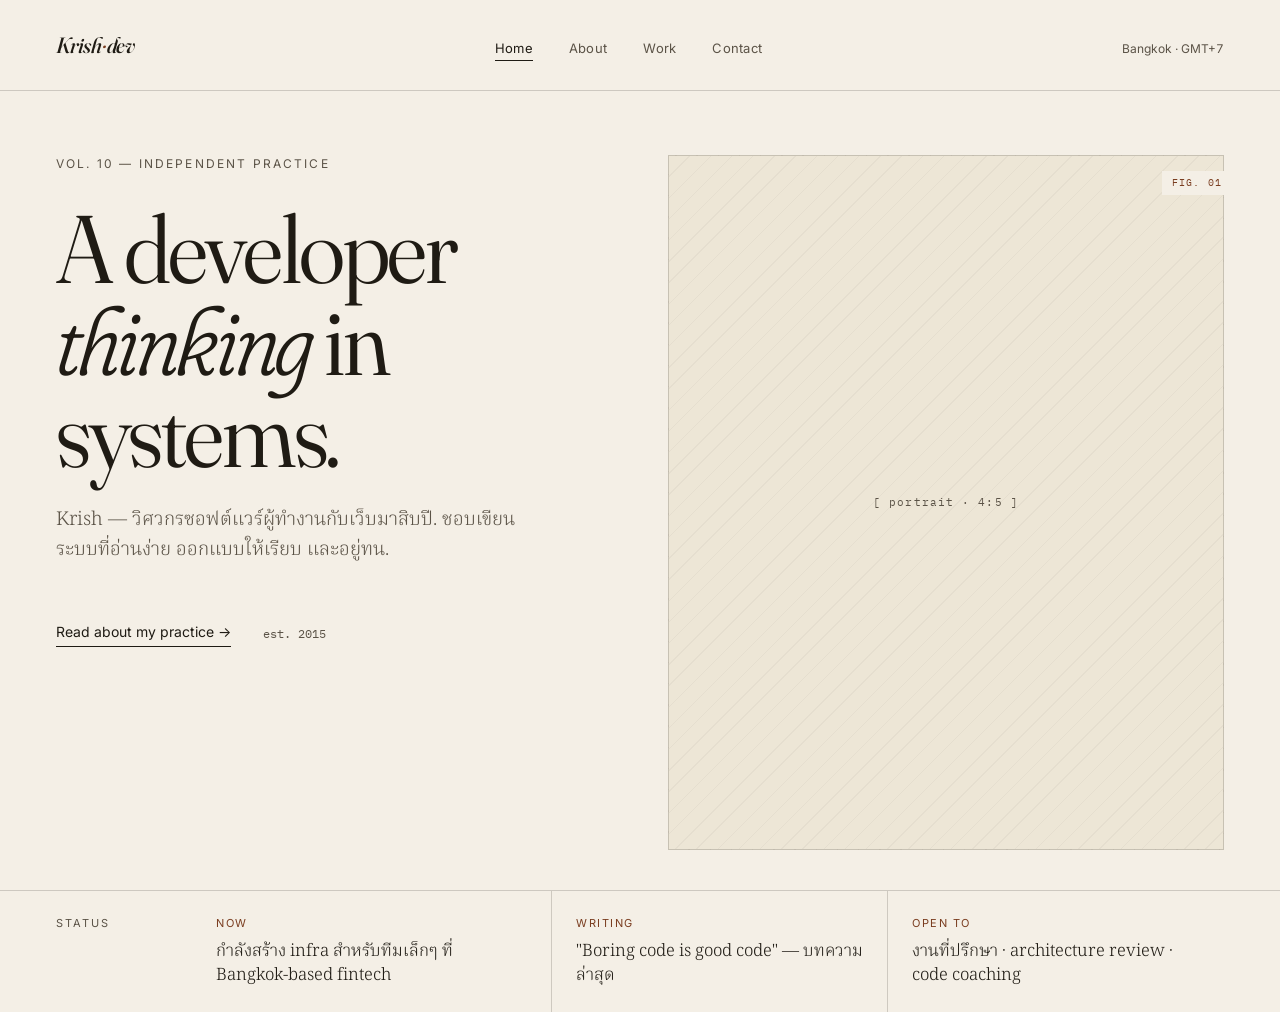
<file: index.html>
<!doctype html>
<html lang="en">
<head>
  <meta charset="utf-8" />
  <meta name="viewport" content="width=device-width,initial-scale=1" />
  <title>Krish · dev — A developer thinking in systems</title>
  <meta name="description" content="Krish — senior software engineer based in Bangkok. Independent practice, technical advisor, and writer." />
  <link rel="preconnect" href="https://fonts.googleapis.com" />
  <link rel="preconnect" href="https://fonts.gstatic.com" crossorigin />
  <link href="https://fonts.googleapis.com/css2?family=Fraunces:opsz,wght,SOFT@9..144,300..700,30..100&family=Inter:wght@300;400;500;600&family=IBM+Plex+Mono:wght@300;400;500&family=Noto+Serif+Thai:wght@300;400;500;600&display=swap" rel="stylesheet" />
  <link rel="stylesheet" href="styles.css" />
</head>
<body>
  <nav class="nav">
    <a class="brand" href="index.html">Krish<span class="brand-dot">·</span>dev</a>
    <div class="nav-links">
      <a class="nav-link active" href="index.html">Home</a>
      <a class="nav-link" href="about.html">About</a>
      <a class="nav-link" href="work.html">Work</a>
      <a class="nav-link" href="contact.html">Contact</a>
    </div>
    <div class="nav-loc">Bangkok · GMT+7</div>
  </nav>

  <main>
    <section class="home-hero">
      <div>
        <div class="home-eyebrow">Vol. 10 — Independent practice</div>
        <h1 class="home-h1">
          A developer<br />
          <em>thinking</em> in<br />
          systems.
        </h1>
        <p class="home-sub" lang="th">
          Krish — วิศวกรซอฟต์แวร์ผู้ทำงานกับเว็บมาสิบปี.
          ชอบเขียนระบบที่อ่านง่าย ออกแบบให้เรียบ และอยู่ทน.
        </p>
        <div class="home-actions">
          <a class="home-link" href="about.html">Read about my practice →</a>
          <span class="home-est">est. 2015</span>
        </div>
      </div>

      <div class="home-portrait-wrap">
        <div class="portrait portrait--4-5">[ portrait · 4:5 ]</div>
        <div class="fig-tag">FIG. 01</div>
      </div>
    </section>

    <section class="status-strip">
      <div class="status-label">Status</div>
      <div class="status-cell status-cell--first status-cell--divider">
        <div class="status-cell-label">Now</div>
        <div class="status-cell-value" lang="th">กำลังสร้าง infra สำหรับทีมเล็กๆ ที่ Bangkok-based fintech</div>
      </div>
      <div class="status-cell status-cell--divider">
        <div class="status-cell-label">Writing</div>
        <div class="status-cell-value" lang="th">"Boring code is good code" — บทความล่าสุด</div>
      </div>
      <div class="status-cell">
        <div class="status-cell-label">Open to</div>
        <div class="status-cell-value" lang="th">งานที่ปรึกษา · architecture review · code coaching</div>
      </div>
    </section>
  </main>
</body>
</html>
</file>
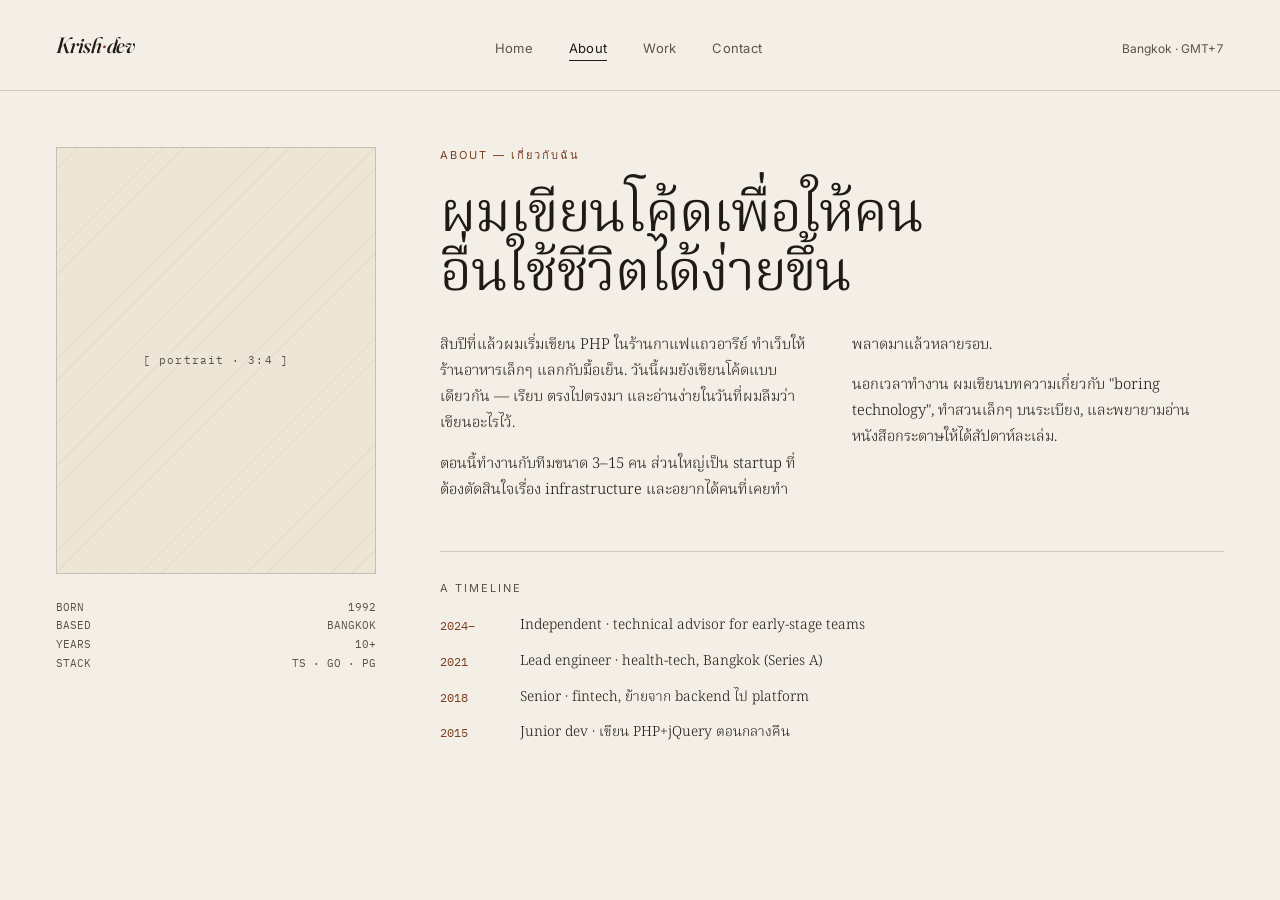
<file: about.html>
<!doctype html>
<html lang="th">
<head>
  <meta charset="utf-8" />
  <meta name="viewport" content="width=device-width,initial-scale=1" />
  <title>About — Krish · dev</title>
  <meta name="description" content="เกี่ยวกับ Krish — วิศวกรซอฟต์แวร์อิสระ, Bangkok." />
  <link rel="preconnect" href="https://fonts.googleapis.com" />
  <link rel="preconnect" href="https://fonts.gstatic.com" crossorigin />
  <link href="https://fonts.googleapis.com/css2?family=Fraunces:opsz,wght,SOFT@9..144,300..700,30..100&family=Inter:wght@300;400;500;600&family=IBM+Plex+Mono:wght@300;400;500&family=Noto+Serif+Thai:wght@300;400;500;600&display=swap" rel="stylesheet" />
  <link rel="stylesheet" href="styles.css" />
</head>
<body>
  <nav class="nav">
    <a class="brand" href="index.html" lang="en">Krish<span class="brand-dot">·</span>dev</a>
    <div class="nav-links">
      <a class="nav-link" href="index.html">Home</a>
      <a class="nav-link active" href="about.html">About</a>
      <a class="nav-link" href="work.html">Work</a>
      <a class="nav-link" href="contact.html">Contact</a>
    </div>
    <div class="nav-loc" lang="en">Bangkok · GMT+7</div>
  </nav>

  <main>
    <div class="about-body">
      <aside>
        <div class="portrait portrait--3-4">[ portrait · 3:4 ]</div>
        <div class="about-facts">
          <div class="about-fact"><span>BORN</span><span>1992</span></div>
          <div class="about-fact"><span>BASED</span><span>BANGKOK</span></div>
          <div class="about-fact"><span>YEARS</span><span>10+</span></div>
          <div class="about-fact"><span>STACK</span><span>TS · GO · PG</span></div>
        </div>
      </aside>

      <article>
        <div class="about-eyebrow" lang="en">About — เกี่ยวกับฉัน</div>
        <h1 class="about-h1">
          ผมเขียนโค้ดเพื่อให้คน<br />อื่นใช้ชีวิตได้ง่ายขึ้น
        </h1>

        <div class="about-bio">
          <p>
            สิบปีที่แล้วผมเริ่มเขียน PHP ในร้านกาแฟแถวอารีย์
            ทำเว็บให้ร้านอาหารเล็กๆ แลกกับมื้อเย็น.
            วันนี้ผมยังเขียนโค้ดแบบเดียวกัน — เรียบ ตรงไปตรงมา
            และอ่านง่ายในวันที่ผมลืมว่าเขียนอะไรไว้.
          </p>
          <p>
            ตอนนี้ทำงานกับทีมขนาด 3–15 คน ส่วนใหญ่เป็น
            startup ที่ต้องตัดสินใจเรื่อง infrastructure
            และอยากได้คนที่เคยทำพลาดมาแล้วหลายรอบ.
          </p>
          <p>
            นอกเวลาทำงาน ผมเขียนบทความเกี่ยวกับ
            "boring technology", ทำสวนเล็กๆ บนระเบียง,
            และพยายามอ่านหนังสือกระดาษให้ได้สัปดาห์ละเล่ม.
          </p>
        </div>

        <section class="about-timeline">
          <div class="timeline-eyebrow" lang="en">A timeline</div>
          <div class="timeline-grid">
            <div class="timeline-year">2024–</div>
            <div class="timeline-desc">Independent · technical advisor for early-stage teams</div>

            <div class="timeline-year">2021</div>
            <div class="timeline-desc">Lead engineer · health-tech, Bangkok (Series A)</div>

            <div class="timeline-year">2018</div>
            <div class="timeline-desc">Senior · fintech, ย้ายจาก backend ไป platform</div>

            <div class="timeline-year">2015</div>
            <div class="timeline-desc">Junior dev · เขียน PHP+jQuery ตอนกลางคืน</div>
          </div>
        </section>
      </article>
    </div>
  </main>
</body>
</html>
</file>
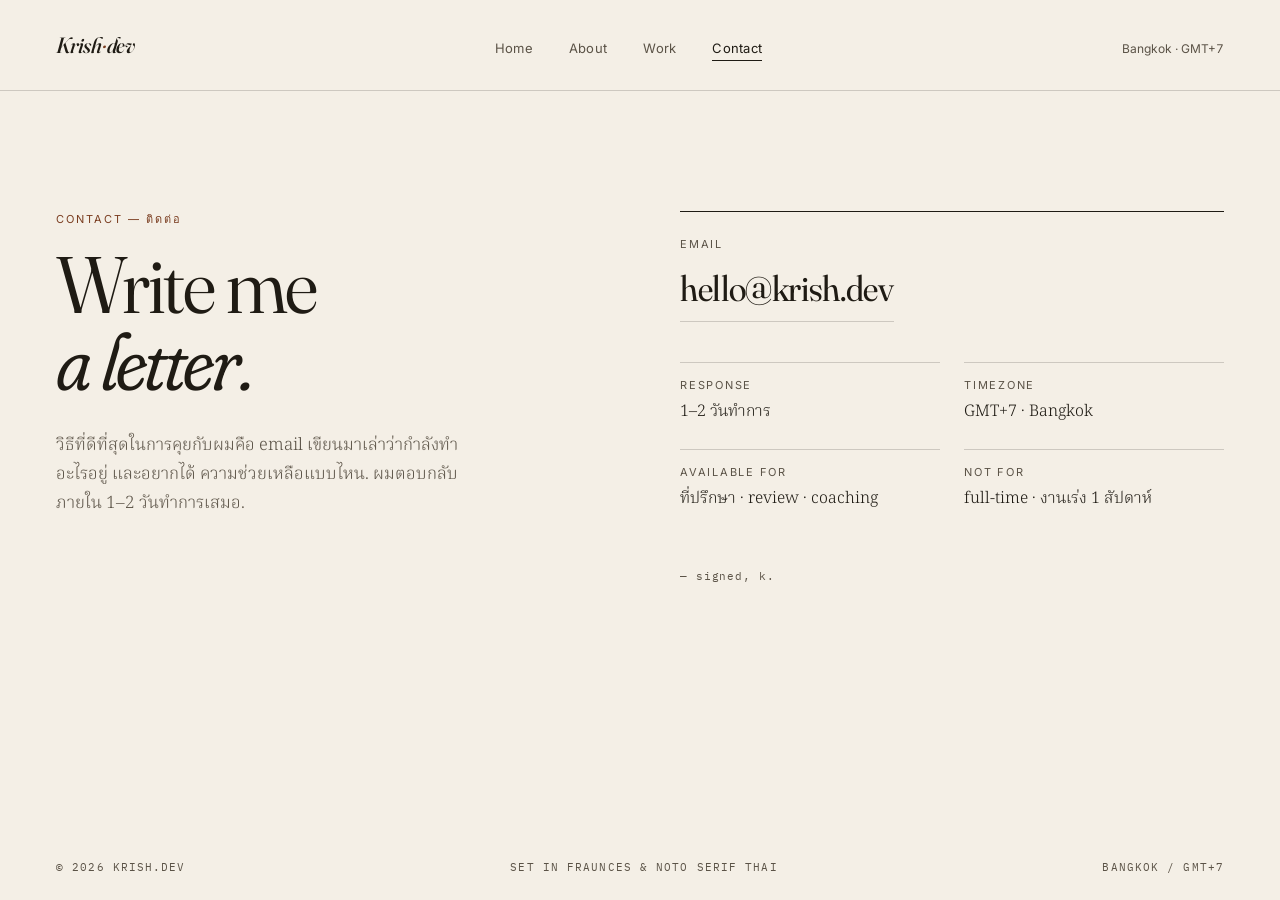
<file: contact.html>
<!doctype html>
<html lang="en">
<head>
  <meta charset="utf-8" />
  <meta name="viewport" content="width=device-width,initial-scale=1" />
  <title>Contact — Krish · dev</title>
  <meta name="description" content="Write me a letter — email is the best channel." />
  <link rel="preconnect" href="https://fonts.googleapis.com" />
  <link rel="preconnect" href="https://fonts.gstatic.com" crossorigin />
  <link href="https://fonts.googleapis.com/css2?family=Fraunces:opsz,wght,SOFT@9..144,300..700,30..100&family=Inter:wght@300;400;500;600&family=IBM+Plex+Mono:wght@300;400;500&family=Noto+Serif+Thai:wght@300;400;500;600&display=swap" rel="stylesheet" />
  <link rel="stylesheet" href="styles.css" />
</head>
<body>
  <nav class="nav">
    <a class="brand" href="index.html">Krish<span class="brand-dot">·</span>dev</a>
    <div class="nav-links">
      <a class="nav-link" href="index.html">Home</a>
      <a class="nav-link" href="about.html">About</a>
      <a class="nav-link" href="work.html">Work</a>
      <a class="nav-link active" href="contact.html">Contact</a>
    </div>
    <div class="nav-loc">Bangkok · GMT+7</div>
  </nav>

  <main>
    <div class="contact-body">
      <div>
        <div class="contact-eyebrow" lang="en">Contact — ติดต่อ</div>
        <h1 class="contact-h1">
          Write me<br /><em>a letter.</em>
        </h1>
        <p class="contact-text" lang="th">
          วิธีที่ดีที่สุดในการคุยกับผมคือ email
          เขียนมาเล่าว่ากำลังทำอะไรอยู่ และอยากได้
          ความช่วยเหลือแบบไหน. ผมตอบกลับภายใน
          1–2 วันทำการเสมอ.
        </p>
      </div>

      <div>
        <div class="contact-email-card">
          <div class="contact-email-eyebrow">Email</div>
          <a class="contact-email" href="mailto:hello@krish.dev">hello@krish.dev</a>
        </div>

        <div class="contact-specs">
          <div class="contact-spec">
            <div class="contact-spec-label">Response</div>
            <div class="contact-spec-value" lang="th">1–2 วันทำการ</div>
          </div>
          <div class="contact-spec">
            <div class="contact-spec-label">Timezone</div>
            <div class="contact-spec-value">GMT+7 · Bangkok</div>
          </div>
          <div class="contact-spec">
            <div class="contact-spec-label">Available for</div>
            <div class="contact-spec-value" lang="th">ที่ปรึกษา · review · coaching</div>
          </div>
          <div class="contact-spec">
            <div class="contact-spec-label">Not for</div>
            <div class="contact-spec-value" lang="th">full-time · งานเร่ง 1 สัปดาห์</div>
          </div>
        </div>

        <div class="contact-signoff">— signed, k.</div>
      </div>
    </div>
  </main>

  <footer class="site-footer">
    <span>© 2026 KRISH.DEV</span>
    <span>SET IN FRAUNCES &amp; NOTO SERIF THAI</span>
    <span>BANGKOK / GMT+7</span>
  </footer>
</body>
</html>
</file>
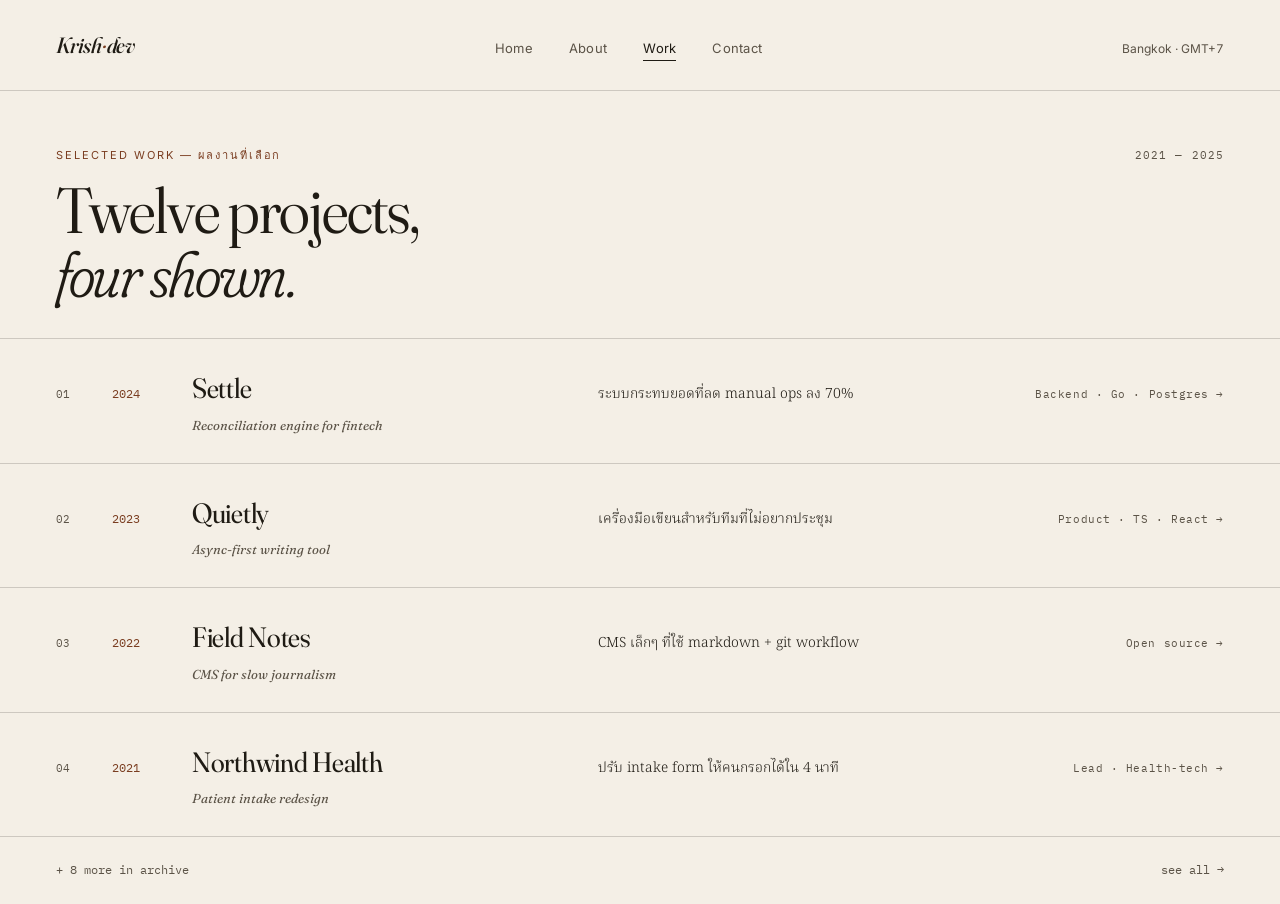
<file: work.html>
<!doctype html>
<html lang="en">
<head>
  <meta charset="utf-8" />
  <meta name="viewport" content="width=device-width,initial-scale=1" />
  <title>Work — Krish · dev</title>
  <meta name="description" content="Selected work — twelve projects, four shown." />
  <link rel="preconnect" href="https://fonts.googleapis.com" />
  <link rel="preconnect" href="https://fonts.gstatic.com" crossorigin />
  <link href="https://fonts.googleapis.com/css2?family=Fraunces:opsz,wght,SOFT@9..144,300..700,30..100&family=Inter:wght@300;400;500;600&family=IBM+Plex+Mono:wght@300;400;500&family=Noto+Serif+Thai:wght@300;400;500;600&display=swap" rel="stylesheet" />
  <link rel="stylesheet" href="styles.css" />
</head>
<body>
  <nav class="nav">
    <a class="brand" href="index.html">Krish<span class="brand-dot">·</span>dev</a>
    <div class="nav-links">
      <a class="nav-link" href="index.html">Home</a>
      <a class="nav-link" href="about.html">About</a>
      <a class="nav-link active" href="work.html">Work</a>
      <a class="nav-link" href="contact.html">Contact</a>
    </div>
    <div class="nav-loc">Bangkok · GMT+7</div>
  </nav>

  <main>
    <header class="work-header">
      <div class="work-header-row">
        <div>
          <div class="work-eyebrow" lang="en">Selected work — ผลงานที่เลือก</div>
          <h1 class="work-h1">
            Twelve projects,<br /><em>four shown.</em>
          </h1>
        </div>
        <div class="work-range">2021 — 2025</div>
      </div>
    </header>

    <section class="work-list">
      <a class="work-row" href="#">
        <div class="work-no">01</div>
        <div class="work-year">2024</div>
        <div>
          <div class="work-title">Settle</div>
          <div class="work-sub">Reconciliation engine for fintech</div>
        </div>
        <div class="work-desc" lang="th">ระบบกระทบยอดที่ลด manual ops ลง 70%</div>
        <div class="work-tag">Backend · Go · Postgres →</div>
      </a>

      <a class="work-row" href="#">
        <div class="work-no">02</div>
        <div class="work-year">2023</div>
        <div>
          <div class="work-title">Quietly</div>
          <div class="work-sub">Async-first writing tool</div>
        </div>
        <div class="work-desc" lang="th">เครื่องมือเขียนสำหรับทีมที่ไม่อยากประชุม</div>
        <div class="work-tag">Product · TS · React →</div>
      </a>

      <a class="work-row" href="#">
        <div class="work-no">03</div>
        <div class="work-year">2022</div>
        <div>
          <div class="work-title">Field Notes</div>
          <div class="work-sub">CMS for slow journalism</div>
        </div>
        <div class="work-desc" lang="th">CMS เล็กๆ ที่ใช้ markdown + git workflow</div>
        <div class="work-tag">Open source →</div>
      </a>

      <a class="work-row" href="#">
        <div class="work-no">04</div>
        <div class="work-year">2021</div>
        <div>
          <div class="work-title">Northwind Health</div>
          <div class="work-sub">Patient intake redesign</div>
        </div>
        <div class="work-desc" lang="th">ปรับ intake form ให้คนกรอกได้ใน 4 นาที</div>
        <div class="work-tag">Lead · Health-tech →</div>
      </a>
    </section>

    <div class="work-footer">
      <span>+ 8 more in archive</span>
      <span>see all →</span>
    </div>
  </main>
</body>
</html>
</file>
<file: styles.css>
/* ============================================================
   Editorial Paper — Personal Portfolio
   Tokens lifted directly from variation-editorial.jsx
   ============================================================ */

:root {
  --paper: #f4efe6;
  --paper-deep: #ede6d6;
  --ink: #1f1b14;
  --ink-soft: #5b5347;
  --rule: rgba(31, 27, 20, 0.18);
  --accent: #7a3d20;
}

* { box-sizing: border-box; }

html, body {
  margin: 0;
  padding: 0;
  background: var(--paper);
  color: var(--ink);
  font-family: 'Inter', 'Sarabun', -apple-system, BlinkMacSystemFont, sans-serif;
  font-size: 14px;
  line-height: 1.55;
  -webkit-font-smoothing: antialiased;
  -moz-osx-font-smoothing: grayscale;
}

body { min-height: 100vh; display: flex; flex-direction: column; }
main { flex: 1; }

a { color: inherit; text-decoration: none; }
h1, h2, h3, p { margin: 0; }
em { font-style: italic; }

/* ---------- Shared nav ---------- */
.nav {
  display: flex;
  align-items: baseline;
  justify-content: space-between;
  padding: 28px 56px;
  border-bottom: 1px solid var(--rule);
}

.brand {
  font-family: 'Fraunces', serif;
  font-variation-settings: "opsz" 144;
  font-weight: 500;
  font-size: 22px;
  letter-spacing: -0.01em;
  font-style: italic;
  color: var(--ink);
}
.brand-dot { color: var(--accent); }

.nav-links { display: flex; gap: 36px; }
.nav-link {
  font-size: 13px;
  letter-spacing: 0.02em;
  color: var(--ink-soft);
}
.nav-link.active {
  color: var(--ink);
  border-bottom: 1px solid var(--ink);
  padding-bottom: 2px;
}

.nav-loc {
  font-size: 12px;
  color: var(--ink-soft);
  font-variant-numeric: tabular-nums;
}

/* ---------- Reusable bits ---------- */
.portrait {
  width: 100%;
  background: var(--paper-deep);
  background-image: repeating-linear-gradient(
    135deg,
    transparent 0 14px,
    rgba(31, 27, 20, 0.04) 14px 15px
  );
  border: 1px solid var(--rule);
  display: flex;
  align-items: center;
  justify-content: center;
  font-family: 'IBM Plex Mono', monospace;
  font-size: 11px;
  color: var(--ink-soft);
  letter-spacing: 0.1em;
}
.portrait--4-5 { aspect-ratio: 4 / 5; }
.portrait--3-4 { aspect-ratio: 3 / 4; }

.serif-display {
  font-family: 'Fraunces', 'Noto Serif Thai', Georgia, serif;
  font-variation-settings: "opsz" 144, "SOFT" 30;
}
.serif-display em {
  font-variation-settings: "opsz" 144, "SOFT" 100;
  font-weight: 300;
}

/* ============================================================
   Page 1 — Home
   ============================================================ */
.home-hero {
  padding: 64px 56px 40px;
  display: grid;
  grid-template-columns: 1fr 1fr;
  gap: 56px;
}

.home-eyebrow {
  font-size: 12px;
  letter-spacing: 0.18em;
  text-transform: uppercase;
  color: var(--ink-soft);
  margin-bottom: 28px;
}

.home-h1 {
  font-family: 'Fraunces', 'Noto Serif Thai', Georgia, serif;
  font-variation-settings: "opsz" 144, "SOFT" 30;
  font-weight: 350;
  font-size: 96px;
  line-height: 0.96;
  letter-spacing: -0.025em;
  margin: 0 0 28px;
  color: var(--ink);
}
.home-h1 em {
  font-family: 'Fraunces', serif;
  font-variation-settings: "opsz" 144, "SOFT" 100;
  font-weight: 300;
}

.home-sub {
  font-family: 'Noto Serif Thai', 'Fraunces', serif;
  font-size: 19px;
  line-height: 1.55;
  color: var(--ink-soft);
  font-weight: 300;
  max-width: 460px;
}

.home-actions {
  margin-top: 56px;
  display: flex;
  gap: 32px;
  align-items: center;
}
.home-link {
  font-size: 14px;
  color: var(--ink);
  border-bottom: 1px solid var(--ink);
  padding-bottom: 3px;
}
.home-est {
  font-size: 12px;
  color: var(--ink-soft);
  font-family: 'IBM Plex Mono', monospace;
}

.home-portrait-wrap { position: relative; }
.fig-tag {
  position: absolute;
  top: 16px;
  right: -8px;
  background: var(--paper);
  padding: 4px 10px;
  font-family: 'IBM Plex Mono', monospace;
  font-size: 10px;
  color: var(--accent);
  letter-spacing: 0.12em;
}

.status-strip {
  padding: 0 56px;
  border-top: 1px solid var(--rule);
  display: grid;
  grid-template-columns: 160px 1fr 1fr 1fr;
  align-items: baseline;
}
.status-label {
  padding: 24px 0;
  font-size: 11px;
  letter-spacing: 0.18em;
  text-transform: uppercase;
  color: var(--ink-soft);
}
.status-cell { padding: 24px 24px 24px 24px; }
.status-cell--first { padding-left: 0; }
.status-cell--divider { border-right: 1px solid var(--rule); }
.status-cell-label {
  font-size: 11px;
  letter-spacing: 0.14em;
  text-transform: uppercase;
  color: var(--accent);
  margin-bottom: 8px;
}
.status-cell-value {
  font-family: 'Noto Serif Thai', 'Fraunces', serif;
  font-size: 17px;
  line-height: 1.4;
  color: var(--ink);
  font-weight: 300;
}

/* ============================================================
   Page 2 — About
   ============================================================ */
.about-body {
  padding: 56px 56px 40px;
  display: grid;
  grid-template-columns: 320px 1fr;
  gap: 64px;
}

.about-facts {
  margin-top: 24px;
  font-family: 'IBM Plex Mono', monospace;
  font-size: 11px;
  color: var(--ink-soft);
  line-height: 1.7;
}
.about-fact {
  display: flex;
  justify-content: space-between;
}

.about-eyebrow {
  font-size: 11px;
  letter-spacing: 0.18em;
  text-transform: uppercase;
  color: var(--accent);
  margin-bottom: 18px;
}

.about-h1 {
  font-family: 'Fraunces', 'Noto Serif Thai', Georgia, serif;
  font-variation-settings: "opsz" 144, "SOFT" 30;
  font-weight: 350;
  font-size: 56px;
  line-height: 1.05;
  letter-spacing: -0.02em;
  margin: 0 0 32px;
}

.about-bio {
  column-count: 2;
  column-gap: 40px;
  font-family: 'Noto Serif Thai', 'Fraunces', serif;
  font-size: 15px;
  line-height: 1.75;
  color: var(--ink);
  font-weight: 300;
}
.about-bio p { margin: 0 0 14px; }
.about-bio p:last-child { margin-bottom: 0; }

.about-timeline {
  margin-top: 48px;
  border-top: 1px solid var(--rule);
  padding-top: 28px;
}
.timeline-eyebrow {
  font-size: 11px;
  letter-spacing: 0.18em;
  text-transform: uppercase;
  color: var(--ink-soft);
  margin-bottom: 18px;
}
.timeline-grid {
  display: grid;
  grid-template-columns: 80px 1fr;
  row-gap: 14px;
  font-size: 14px;
}
.timeline-year {
  font-family: 'IBM Plex Mono', monospace;
  font-size: 12px;
  color: var(--accent);
  padding-top: 2px;
}
.timeline-desc {
  font-family: 'Noto Serif Thai', 'Fraunces', serif;
  font-weight: 300;
}

/* ============================================================
   Page 3 — Work
   ============================================================ */
.work-header { padding: 56px 56px 0; }
.work-header-row {
  display: flex;
  justify-content: space-between;
  align-items: baseline;
  margin-bottom: 32px;
}
.work-eyebrow {
  font-size: 11px;
  letter-spacing: 0.18em;
  text-transform: uppercase;
  color: var(--accent);
  margin-bottom: 14px;
}
.work-h1 {
  font-family: 'Fraunces', 'Noto Serif Thai', Georgia, serif;
  font-variation-settings: "opsz" 144, "SOFT" 30;
  font-weight: 350;
  font-size: 64px;
  letter-spacing: -0.02em;
  margin: 0;
  line-height: 1;
}
.work-h1 em {
  font-variation-settings: "opsz" 144, "SOFT" 100;
  font-weight: 300;
}
.work-range {
  font-family: 'IBM Plex Mono', monospace;
  font-size: 11px;
  color: var(--ink-soft);
  letter-spacing: 0.1em;
}

.work-list {
  border-top: 1px solid var(--rule);
  margin-top: 24px;
}
.work-row {
  display: grid;
  grid-template-columns: 56px 80px 1fr 1fr 220px;
  align-items: baseline;
  padding: 28px 56px;
  border-bottom: 1px solid var(--rule);
  cursor: pointer;
  transition: background 0.2s;
  color: inherit;
}
.work-row:hover { background: var(--paper-deep); }

.work-no {
  font-family: 'IBM Plex Mono', monospace;
  font-size: 11px;
  color: var(--ink-soft);
}
.work-year {
  font-family: 'IBM Plex Mono', monospace;
  font-size: 12px;
  color: var(--accent);
}
.work-title {
  font-family: 'Fraunces', 'Noto Serif Thai', Georgia, serif;
  font-variation-settings: "opsz" 144, "SOFT" 30;
  font-size: 28px;
  font-weight: 400;
  letter-spacing: -0.01em;
}
.work-sub {
  font-size: 13px;
  color: var(--ink-soft);
  font-style: italic;
  margin-top: 4px;
  font-family: 'Fraunces', serif;
}
.work-desc {
  font-family: 'Noto Serif Thai', 'Fraunces', serif;
  font-size: 14px;
  color: var(--ink);
  font-weight: 300;
}
.work-tag {
  font-family: 'IBM Plex Mono', monospace;
  font-size: 11px;
  color: var(--ink-soft);
  text-align: right;
  letter-spacing: 0.05em;
}

.work-footer {
  padding: 24px 56px;
  display: flex;
  justify-content: space-between;
  font-size: 12px;
  color: var(--ink-soft);
  font-family: 'IBM Plex Mono', monospace;
}

/* ============================================================
   Page 4 — Contact
   ============================================================ */
.contact-body {
  padding: 120px 56px 56px;
  display: grid;
  grid-template-columns: 1fr 1fr;
  gap: 80px;
}

.contact-eyebrow {
  font-size: 11px;
  letter-spacing: 0.18em;
  text-transform: uppercase;
  color: var(--accent);
  margin-bottom: 18px;
}
.contact-h1 {
  font-family: 'Fraunces', 'Noto Serif Thai', Georgia, serif;
  font-variation-settings: "opsz" 144, "SOFT" 30;
  font-weight: 350;
  font-size: 80px;
  line-height: 0.96;
  letter-spacing: -0.025em;
  margin: 0 0 32px;
}
.contact-h1 em {
  font-variation-settings: "opsz" 144, "SOFT" 100;
}
.contact-text {
  font-family: 'Noto Serif Thai', 'Fraunces', serif;
  font-size: 17px;
  line-height: 1.7;
  color: var(--ink-soft);
  font-weight: 300;
  max-width: 420px;
}

.contact-email-card {
  border-top: 1px solid var(--ink);
  padding-top: 24px;
}
.contact-email-eyebrow {
  font-size: 11px;
  letter-spacing: 0.16em;
  text-transform: uppercase;
  color: var(--ink-soft);
  margin-bottom: 8px;
}
.contact-email {
  font-family: 'Fraunces', 'Noto Serif Thai', Georgia, serif;
  font-variation-settings: "opsz" 144, "SOFT" 30;
  font-size: 36px;
  font-weight: 400;
  color: var(--ink);
  letter-spacing: -0.01em;
  display: inline-block;
  border-bottom: 1px solid var(--rule);
  padding-bottom: 4px;
}

.contact-specs {
  margin-top: 40px;
  display: grid;
  grid-template-columns: 1fr 1fr;
  gap: 24px;
}
.contact-spec {
  border-top: 1px solid var(--rule);
  padding-top: 14px;
}
.contact-spec-label {
  font-size: 11px;
  letter-spacing: 0.16em;
  text-transform: uppercase;
  color: var(--ink-soft);
  margin-bottom: 6px;
}
.contact-spec-value {
  font-family: 'Noto Serif Thai', 'Fraunces', serif;
  font-size: 16px;
  font-weight: 300;
}

.contact-signoff {
  margin-top: 56px;
  font-family: 'IBM Plex Mono', monospace;
  font-size: 11px;
  color: var(--ink-soft);
  letter-spacing: 0.08em;
}

.site-footer {
  padding: 24px 56px;
  display: flex;
  justify-content: space-between;
  font-size: 11px;
  font-family: 'IBM Plex Mono', monospace;
  color: var(--ink-soft);
  letter-spacing: 0.1em;
}

/* ============================================================
   Responsive
   ============================================================ */
@media (max-width: 1024px) {
  .home-hero,
  .about-body,
  .contact-body {
    grid-template-columns: 1fr;
    gap: 48px;
  }
  .home-h1 { font-size: 64px; }
  .about-h1 { font-size: 44px; }
  .work-h1 { font-size: 48px; }
  .contact-h1 { font-size: 56px; }
  .contact-body { padding-top: 72px; }
  .status-strip {
    grid-template-columns: 1fr;
  }
  .status-cell {
    padding: 16px 0;
    border-right: none !important;
    border-bottom: 1px solid var(--rule);
  }
  .status-cell--first { padding-left: 0; }
  .status-cell:last-child { border-bottom: none; }
  .status-label { padding: 24px 0 8px; }
  .work-row {
    grid-template-columns: 40px 60px 1fr 180px;
    column-gap: 16px;
    font-size: 12px;
  }
  .work-row .work-desc { display: none; }
}

@media (max-width: 640px) {
  .nav {
    padding: 20px 24px;
    flex-wrap: wrap;
    gap: 14px;
  }
  .nav-loc { display: none; }
  .nav-links { gap: 20px; flex-wrap: wrap; }

  .home-hero,
  .about-body,
  .contact-body { padding-left: 24px; padding-right: 24px; }
  .home-hero { padding-top: 40px; }
  .contact-body { padding-top: 56px; }
  .work-header { padding: 40px 24px 0; }
  .work-row { padding: 20px 24px; grid-template-columns: 1fr; row-gap: 6px; }
  .work-tag { text-align: left; }
  .work-footer,
  .site-footer { padding: 20px 24px; flex-wrap: wrap; gap: 8px; }
  .status-strip { padding: 0 24px; }

  .home-h1 { font-size: 44px; }
  .about-h1 { font-size: 32px; }
  .work-h1 { font-size: 36px; }
  .contact-h1 { font-size: 44px; }
  .contact-email { font-size: 26px; }
  .contact-specs { grid-template-columns: 1fr; }

  .about-bio { column-count: 1; }
  .about-body > aside { max-width: 320px; }
}
</file>
